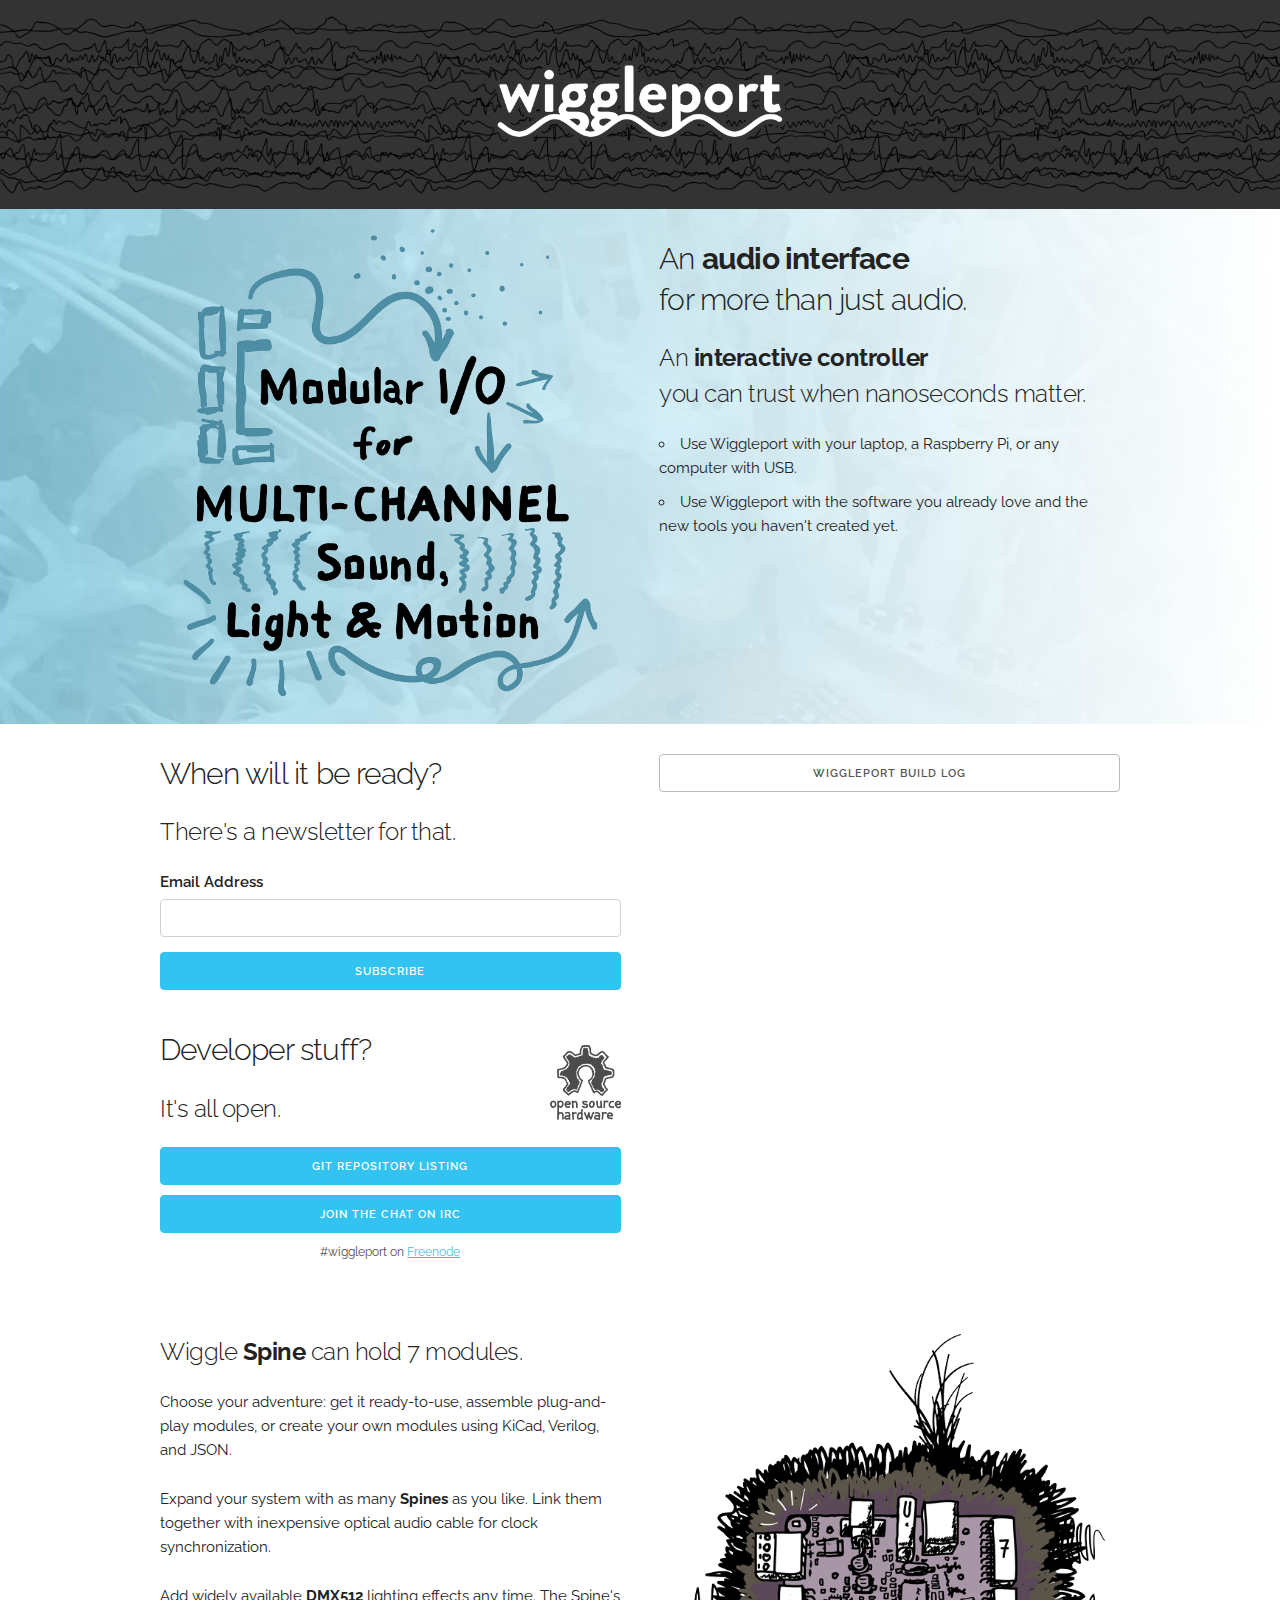
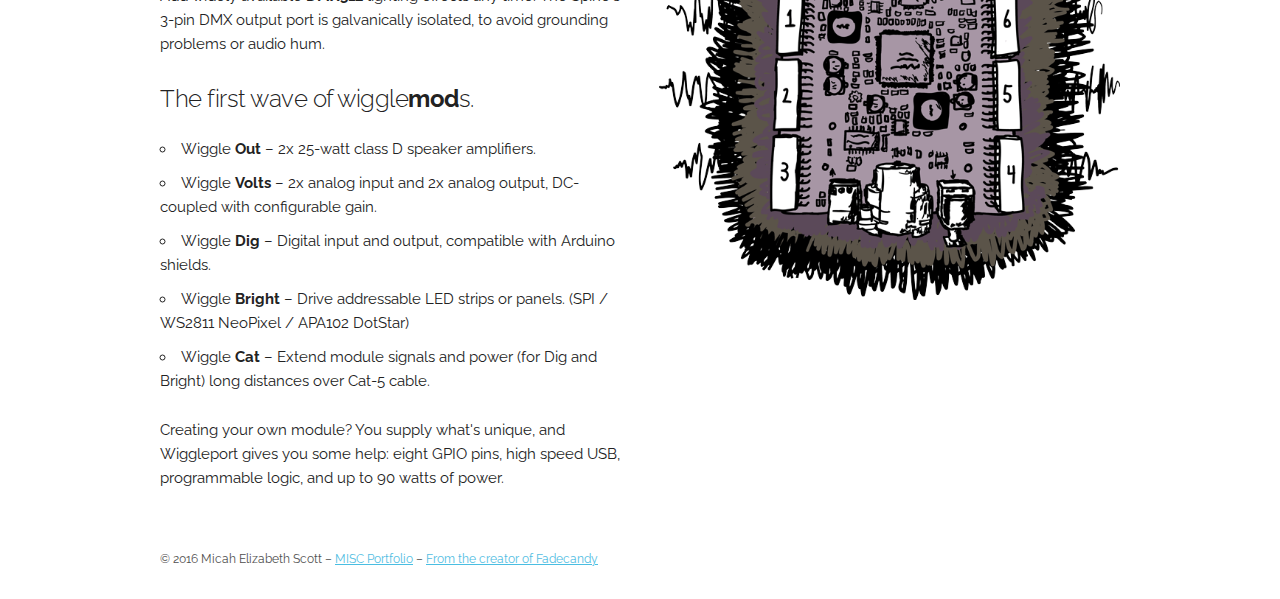
<file: index.html>
<!DOCTYPE html>
<html lang="en">
<head>
  <meta charset="utf-8">

  <title>Wiggleport</title>
  <meta name="description" content="Wiggleport – Modular I/O for multi-channel sound, light, and motion.">
  <meta name="author" content="Micah Elizabeth Scott">

  <meta name="viewport" content="width=device-width, initial-scale=1">

  <link rel="icon" type="image/png" href="images/favicon.png">
  <link rel="apple-touch-icon" href="images/apple-touch-icon.png">
  <link rel="stylesheet" type="text/css" href="http://fonts.googleapis.com/css?family=Raleway:400,300,600">

  <script type="application/ld+json">
    {
      "@context": "http://schema.org",
      "@type": "Organization",
      "url": "http://wiggleport.org",
      "logo": "http://wiggleport.org/images/wordmark.png"
    }
  </script>

  <style>
    /*! normalize.css v3.0.2 | MIT License | git.io/normalize */

    html {
      font-family: sans-serif; /* 1 */
      -ms-text-size-adjust: 100%; /* 2 */
      -webkit-text-size-adjust: 100%; /* 2 */
    }

    body {
      margin: 0;
    }

    article,
    aside,
    details,
    figcaption,
    figure,
    footer,
    header,
    hgroup,
    main,
    menu,
    nav,
    section,
    summary {
      display: block;
    }

    audio,
    canvas,
    progress,
    video {
      display: inline-block; /* 1 */
      vertical-align: baseline; /* 2 */
    }

    audio:not([controls]) {
      display: none;
      height: 0;
    }

    [hidden],
    template {
      display: none;
    }

    a {
      background-color: transparent;
    }

    a:active,
    a:hover {
      outline: 0;
    }

    abbr[title] {
      border-bottom: 1px dotted;
    }

    b,
    strong {
      font-weight: bold;
    }

    dfn {
      font-style: italic;
    }

    h1 {
      font-size: 2em;
      margin: 0.67em 0;
    }

    mark {
      background: #ff0;
      color: #000;
    }

    small {
      font-size: 80%;
    }

    sub,
    sup {
      font-size: 75%;
      line-height: 0;
      position: relative;
      vertical-align: baseline;
    }

    sup {
      top: -0.5em;
    }

    sub {
      bottom: -0.25em;
    }

    img {
      border: 0;
    }

    svg:not(:root) {
      overflow: hidden;
    }

    figure {
      margin: 1em 40px;
    }

    hr {
      -moz-box-sizing: content-box;
      box-sizing: content-box;
      height: 0;
    }

    pre {
      overflow: auto;
    }

    code,
    kbd,
    pre,
    samp {
      font-family: monospace, monospace;
      font-size: 1em;
    }

    button,
    input,
    optgroup,
    select,
    textarea {
      color: inherit; /* 1 */
      font: inherit; /* 2 */
      margin: 0; /* 3 */
    }

    button {
      overflow: visible;
    }

    button,
    select {
      text-transform: none;
    }

    button,
    html input[type="button"], /* 1 */
    input[type="reset"],
    input[type="submit"] {
      -webkit-appearance: button; /* 2 */
      cursor: pointer; /* 3 */
    }

    button[disabled],
    html input[disabled] {
      cursor: default;
    }

    button::-moz-focus-inner,
    input::-moz-focus-inner {
      border: 0;
      padding: 0;
    }

    input {
      line-height: normal;
    }

    input[type="checkbox"],
    input[type="radio"] {
      box-sizing: border-box; /* 1 */
      padding: 0; /* 2 */
    }

    input[type="number"]::-webkit-inner-spin-button,
    input[type="number"]::-webkit-outer-spin-button {
      height: auto;
    }

    input[type="search"] {
      -webkit-appearance: textfield; /* 1 */
      -moz-box-sizing: content-box;
      -webkit-box-sizing: content-box; /* 2 */
      box-sizing: content-box;
    }

    input[type="search"]::-webkit-search-cancel-button,
    input[type="search"]::-webkit-search-decoration {
      -webkit-appearance: none;
    }

    fieldset {
      border: 1px solid #c0c0c0;
      margin: 0 2px;
      padding: 0.35em 0.625em 0.75em;
    }

    legend {
      border: 0; /* 1 */
      padding: 0; /* 2 */
    }

    textarea {
      overflow: auto;
    }

    optgroup {
      font-weight: bold;
    }

    table {
      border-collapse: collapse;
      border-spacing: 0;
    }

    td,
    th {
      padding: 0;
    }

    /*
     * Skeleton V2.0.4
     * Copyright 2014, Dave Gamache
     * www.getskeleton.com
     * Free to use under the MIT license.
     * http://www.opensource.org/licenses/mit-license.php
     * 12/29/2014
     */

    .container {
      position: relative;
      width: 100%;
      max-width: 960px;
      margin: 0 auto;
      padding: 0 20px;
      box-sizing: border-box; }
    .column,
    .columns {
      width: 100%;
      float: left;
      box-sizing: border-box; }

    /* For devices larger than 400px */
    @media (min-width: 400px) {
      .container {
        width: 85%;
        padding: 0; }
    }

    /* For devices larger than 550px */
    @media (min-width: 550px) {
      .container {
        width: 80%; }
      .column,
      .columns {
        margin-left: 4%; }
      .column:first-child,
      .columns:first-child {
        margin-left: 0; }

      .one.column,
      .one.columns                    { width: 4.66666666667%; }
      .two.columns                    { width: 13.3333333333%; }
      .three.columns                  { width: 22%;            }
      .four.columns                   { width: 30.6666666667%; }
      .five.columns                   { width: 39.3333333333%; }
      .six.columns                    { width: 48%;            }
      .seven.columns                  { width: 56.6666666667%; }
      .eight.columns                  { width: 65.3333333333%; }
      .nine.columns                   { width: 74.0%;          }
      .ten.columns                    { width: 82.6666666667%; }
      .eleven.columns                 { width: 91.3333333333%; }
      .twelve.columns                 { width: 100%; margin-left: 0; }

      .one-third.column               { width: 30.6666666667%; }
      .two-thirds.column              { width: 65.3333333333%; }

      .one-half.column                { width: 48%; }

      /* Offsets */
      .offset-by-one.column,
      .offset-by-one.columns          { margin-left: 8.66666666667%; }
      .offset-by-two.column,
      .offset-by-two.columns          { margin-left: 17.3333333333%; }
      .offset-by-three.column,
      .offset-by-three.columns        { margin-left: 26%;            }
      .offset-by-four.column,
      .offset-by-four.columns         { margin-left: 34.6666666667%; }
      .offset-by-five.column,
      .offset-by-five.columns         { margin-left: 43.3333333333%; }
      .offset-by-six.column,
      .offset-by-six.columns          { margin-left: 52%;            }
      .offset-by-seven.column,
      .offset-by-seven.columns        { margin-left: 60.6666666667%; }
      .offset-by-eight.column,
      .offset-by-eight.columns        { margin-left: 69.3333333333%; }
      .offset-by-nine.column,
      .offset-by-nine.columns         { margin-left: 78.0%;          }
      .offset-by-ten.column,
      .offset-by-ten.columns          { margin-left: 86.6666666667%; }
      .offset-by-eleven.column,
      .offset-by-eleven.columns       { margin-left: 95.3333333333%; }

      .offset-by-one-third.column,
      .offset-by-one-third.columns    { margin-left: 34.6666666667%; }
      .offset-by-two-thirds.column,
      .offset-by-two-thirds.columns   { margin-left: 69.3333333333%; }

      .offset-by-one-half.column,
      .offset-by-one-half.columns     { margin-left: 52%; }

    }

    html {
      font-size: 62.5%; }
    body {
      font-size: 1.5em; /* currently ems cause chrome bug misinterpreting rems on body element */
      line-height: 1.6;
      font-weight: 400;
      font-family: "Raleway", "HelveticaNeue", "Helvetica Neue", Helvetica, Arial, sans-serif;
      color: #222; }

    h1, h2, h3, h4, h5, h6 {
      margin-top: 0;
      margin-bottom: 2rem;
      font-weight: 300; }
    h1 { font-size: 4.0rem; line-height: 1.2;  letter-spacing: -.1rem;}
    h2 { font-size: 3.6rem; line-height: 1.25; letter-spacing: -.1rem; }
    h3 { font-size: 3.0rem; line-height: 1.3;  letter-spacing: -.1rem; }
    h4 { font-size: 2.4rem; line-height: 1.35; letter-spacing: -.08rem; }
    h5 { font-size: 1.8rem; line-height: 1.5;  letter-spacing: -.05rem; }
    h6 { font-size: 1.5rem; line-height: 1.6;  letter-spacing: 0; }

    /* Larger than phablet */
    @media (min-width: 550px) {
      h1 { font-size: 5.0rem; }
      h2 { font-size: 4.2rem; }
      h3 { font-size: 3.6rem; }
      h4 { font-size: 3.0rem; }
      h5 { font-size: 2.4rem; }
      h6 { font-size: 1.5rem; }
    }

    p {
      margin-top: 0; }

    a {
      color: #1EAEDB; }
    a:hover {
      color: #0FA0CE; }

    .button,
    button,
    input[type="submit"],
    input[type="reset"],
    input[type="button"] {
      display: inline-block;
      height: 38px;
      padding: 0 30px;
      color: #555;
      text-align: center;
      font-size: 11px;
      font-weight: 600;
      line-height: 38px;
      letter-spacing: .1rem;
      text-transform: uppercase;
      text-decoration: none;
      white-space: nowrap;
      background-color: transparent;
      border-radius: 4px;
      border: 1px solid #bbb;
      cursor: pointer;
      box-sizing: border-box; }
    .button:hover,
    button:hover,
    input[type="submit"]:hover,
    input[type="reset"]:hover,
    input[type="button"]:hover,
    .button:focus,
    button:focus,
    input[type="submit"]:focus,
    input[type="reset"]:focus,
    input[type="button"]:focus {
      color: #333;
      border-color: #888;
      outline: 0; }
    .button.button-primary,
    button.button-primary,
    input[type="submit"].button-primary,
    input[type="reset"].button-primary,
    input[type="button"].button-primary {
      color: #FFF;
      background-color: #33C3F0;
      border-color: #33C3F0; }
    .button.button-primary:hover,
    button.button-primary:hover,
    input[type="submit"].button-primary:hover,
    input[type="reset"].button-primary:hover,
    input[type="button"].button-primary:hover,
    .button.button-primary:focus,
    button.button-primary:focus,
    input[type="submit"].button-primary:focus,
    input[type="reset"].button-primary:focus,
    input[type="button"].button-primary:focus {
      color: #FFF;
      background-color: #1EAEDB;
      border-color: #1EAEDB; }

    input[type="email"],
    input[type="number"],
    input[type="search"],
    input[type="text"],
    input[type="tel"],
    input[type="url"],
    input[type="password"],
    textarea,
    select {
      height: 38px;
      padding: 6px 10px;
      background-color: #fff;
      border: 1px solid #D1D1D1;
      border-radius: 4px;
      box-shadow: none;
      box-sizing: border-box; }
    input[type="email"],
    input[type="number"],
    input[type="search"],
    input[type="text"],
    input[type="tel"],
    input[type="url"],
    input[type="password"],
    textarea {
      -webkit-appearance: none;
         -moz-appearance: none;
              appearance: none; }
    textarea {
      min-height: 65px;
      padding-top: 6px;
      padding-bottom: 6px; }
    input[type="email"]:focus,
    input[type="number"]:focus,
    input[type="search"]:focus,
    input[type="text"]:focus,
    input[type="tel"]:focus,
    input[type="url"]:focus,
    input[type="password"]:focus,
    textarea:focus,
    select:focus {
      border: 1px solid #33C3F0;
      outline: 0; }
    label,
    legend {
      display: block;
      margin-bottom: .5rem;
      font-weight: 600; }
    fieldset {
      padding: 0;
      border-width: 0; }
    input[type="checkbox"],
    input[type="radio"] {
      display: inline; }
    label > .label-body {
      display: inline-block;
      margin-left: .5rem;
      font-weight: normal; }

    ul {
      list-style: circle inside; }
    ol {
      list-style: decimal inside; }
    ol, ul {
      padding-left: 0;
      margin-top: 0; }
    ul ul,
    ul ol,
    ol ol,
    ol ul {
      margin: 1.5rem 0 1.5rem 3rem;
      font-size: 90%; }
    li {
      margin-bottom: 1rem; }

    code {
      padding: .2rem .5rem;
      margin: 0 .2rem;
      font-size: 90%;
      white-space: nowrap;
      background: #F1F1F1;
      border: 1px solid #E1E1E1;
      border-radius: 4px; }
    pre > code {
      display: block;
      padding: 1rem 1.5rem;
      white-space: pre; }

    th,
    td {
      padding: 12px 15px;
      text-align: left;
      border-bottom: 1px solid #E1E1E1; }
    th:first-child,
    td:first-child {
      padding-left: 0; }
    th:last-child,
    td:last-child {
      padding-right: 0; }

    button,
    .button {
      margin-bottom: 1rem; }
    input,
    textarea,
    select,
    fieldset {
      margin-bottom: 1.5rem; }
    pre,
    blockquote,
    dl,
    figure,
    table,
    p,
    ul,
    ol,
    form {
      margin-bottom: 2.5rem; }

    .u-full-width {
      width: 100%;
      box-sizing: border-box; }
    .u-max-full-width {
      max-width: 100%;
      box-sizing: border-box; }
    .u-pull-right {
      float: right; }
    .u-pull-left {
      float: left; }

    hr {
      margin-top: 3rem;
      margin-bottom: 3.5rem;
      border-width: 0;
      border-top: 1px solid #E1E1E1; }

    .container:after,
    .row:after,
    .u-cf {
      content: "";
      display: table;
      clear: both; }

    /* Larger than mobile */
    @media (min-width: 400px) {}

    /* Larger than phablet (also point when grid becomes active) */
    @media (min-width: 550px) {}

    /* Larger than tablet */
    @media (min-width: 750px) {}

    /* Larger than desktop */
    @media (min-width: 1000px) {}

    /* Larger than Desktop HD */
    @media (min-width: 1200px) {}


    /********************************************
     *
     * Local CSS for this page
     *
     */

    .heading img {
      max-width: 100%;
      padding: 4em 0;
    }

    .heading {
      background-color: #333;
      background-image: url(images/signals.png);
      background-size: auto 100%;
      background-repeat: repeat-x;
    }

    .infoblurb-left {
      background-image: linear-gradient(to right, rgba(255,255,255,50), rgba(255,255,255,0)),
        url(images/art-electronics.jpeg);
      background-size: cover;
      background-position: center;
      background-attachment: fixed;
    }

    .infoblurb-right {
      background-image: linear-gradient(to left, rgba(255,255,255,50), rgba(255,255,255,0)),
        url(images/art-electronics.jpeg);
      background-size: cover;
      background-position: center;
      background-attachment: fixed;
    }

    .padded {
      margin: 3rem 0;
    }

    .footer {
      opacity: 0.8;
      font-size: 80%;
    }

    #modular-io {
      text-align: center;
    }

    #modular-io img {
      margin: 2rem 0 0 0;
      max-width: 90%;
    }

    @media (min-width: 550px) {
      #modular-io img {
        margin: 2rem 0;
      }
    }

    #wiggle-spine {
      padding: 3rem 0;
    }

    #oshw-logo img {
      float: right;
      height: 5em;
      opacity: 0.7;
      margin: 1em 0;
    }

    #irc-info {
      opacity: 0.8;
      font-size: 80%;
      text-align: center;
      width: 100%;
      margin: 0 0 1em 0;
    }

    @media (min-width: 550px) {
      /*
       * The widget's default configuration is short, for mobile.
       * On tablet and larger, make it larger to roughly match the other column.
       */
      #twitter-widget-0 {
        height: 50rem !important;
      }
    }

  </style>
</head>
<body>

  <script>
    (function(i,s,o,g,r,a,m){i['GoogleAnalyticsObject']=r;i[r]=i[r]||function(){
    (i[r].q=i[r].q||[]).push(arguments)},i[r].l=1*new Date();a=s.createElement(o),
    m=s.getElementsByTagName(o)[0];a.async=1;a.src=g;m.parentNode.insertBefore(a,m)
    })(window,document,'script','//www.google-analytics.com/analytics.js','ga');
    ga('create', 'UA-73452904-1', 'auto');
    ga('send', 'pageview');
  </script>

  <div class="section heading">
    <div class="container">
      <div class="row">
        <div class="offset-by-four four columns">
          <img alt="Wiggleport" src="images/wordmark-white.png" />
        </div>
      </div>
    </div>
  </div>

  <div class="section infoblurb-right">
    <div class="container">
      <div class="row">
        <div id="modular-io" class="one-half column">
          <img alt="Modular I/O for multi-channel sound, light, and motion" src="images/modular-io.png" />
        </div>
        <div class="one-half column">
          <div class="padded">

            <h4>An <b>audio interface</b><br/>
            for more than just audio.</h4>
            <h5>An <b>interactive controller</b><br/>
            you can trust when nanoseconds matter.</h5>
            <ul>
              <li>Use Wiggleport with your laptop, a Raspberry Pi, or any computer with USB.</li>
              <li>Use Wiggleport with the software you already love and the new tools you haven't created yet.</li>
            </ul>

          </div>
        </div>
      </div>
    </div>
  </div>

  <div class="section padded">
    <div class="container">
      <div class="row">
        <div class="one-half column">

          <h4>When will it be ready?</h4>
          <h5>There's a newsletter for that.</h5>

          <form action="http://misc.us10.list-manage.com/subscribe/post?u=2c7d62ad60ec2969361698961&amp;id=73083d2e59" method="post" id="mc-embedded-subscribe-form" name="mc-embedded-subscribe-form" class="validate" target="_blank" novalidate>
            <label for="mce-EMAIL">Email Address</label>
            <input type="email" value="" name="EMAIL" class="required email u-full-width" id="mce-EMAIL">
            <div id="mce-responses">
              <div class="response" id="mce-error-response" style="display:none"></div>
              <div class="response" id="mce-success-response" style="display:none"></div>
            </div>
            <div style="position: absolute; left: -5000px;" aria-hidden="true">
              <input type="text" name="b_2c7d62ad60ec2969361698961_73083d2e59" tabindex="-1" value="">
            </div>
            <input type="submit" value="Subscribe" name="subscribe" id="mc-embedded-subscribe" class="u-full-width button-primary">
          </form>
          <script type='text/javascript' src='http://s3.amazonaws.com/downloads.mailchimp.com/js/mc-validate.js'></script>
          <script type='text/javascript'>
            (function($) {
              window.fnames = new Array();window.ftypes = new Array();
              fnames[0]='EMAIL';ftypes[0]='email';fnames[1]='FNAME';ftypes[1]='text';fnames[2]='LNAME';ftypes[2]='text';
            }(jQuery));var $mcj = jQuery.noConflict(true);
          </script>

          <div id="oshw-logo">
            <a href="http://www.oshwa.org/definition/"><img alt="Open Source Hardware" src="images/oshw.png" /></a>
          </div>
          <h4>Developer stuff?</h4>
          <h5>It's all open.</h5>
          <a class="button button-primary u-full-width" href="https://github.com/wiggleport">Git repository listing</a>
          <a class="button button-primary u-full-width" href="http://webchat.freenode.net/?channels=#wiggleport">Join the chat on IRC</a>
          <div id="irc-info">#wiggleport on <a href="http://freenode.net">Freenode</a></div>

        </div>
        <div class="one-half column">

          <a class="twitter-timeline button u-full-width" data-dnt="true" href="https://twitter.com/scanlime/timelines/696872347890941952" data-widget-id="696874400767807488">Wiggleport Build Log</a>
          <script>!function(d,s,id){var js,fjs=d.getElementsByTagName(s)[0],p=/^http:/.test(d.location)?'http':'https';if(!d.getElementById(id)){js=d.createElement(s);js.id=id;js.src=p+"://platform.twitter.com/widgets.js";fjs.parentNode.insertBefore(js,fjs);}}(document,"script","twitter-wjs");</script>

        </div>
      </div>
    </div>
  </div>

  <div class="section infoblurb-left">
    <div class="container">
      <div class="row">
        <div class="one-half column">
          <div class="padded">

            <h5>Wiggle <b>Spine</b> can hold 7 modules.</h5>
            <p>Choose your adventure: get it ready-to-use, assemble plug-and-play modules, or create your own modules using KiCad, Verilog, and JSON.</p>
            <p>Expand your system with as many <b>Spines</b> as you like. Link them together with inexpensive optical audio cable for clock synchronization.</p>
            <p>Add widely available <b>DMX512</b> lighting effects any time. The Spine's 3-pin DMX output port is galvanically isolated, to avoid grounding problems or audio hum.</p>
            <h5>The first wave of wiggle<b>mod</b>s.</h5>

            <ul>
              <li>Wiggle <b>Out</b> – 2x 25-watt class D speaker amplifiers.</li>
              <li>Wiggle <b>Volts</b> – 2x analog input and 2x analog output, DC-coupled with configurable gain.</li>
              <li>Wiggle <b>Dig</b> – Digital input and output, compatible with Arduino shields.</li>
              <li>Wiggle <b>Bright</b> – Drive addressable LED strips or panels. (SPI / WS2811 NeoPixel / APA102 DotStar)</li>
              <li>Wiggle <b>Cat</b> – Extend module signals and power (for Dig and Bright) long distances over Cat-5 cable.</li>
            </ul>

            <p>Creating your own module? You supply what's unique, and Wiggleport gives you some help: eight GPIO pins, high speed USB, programmable logic, and up to 90 watts of power.</p>

          </div>
        </div>
        <div class="one-half column">
          <img id="wiggle-spine" class="u-full-width" alt="Wiggle Spine sketch" src="images/wiggle-spine.png" />
        </div>
      </div>
    </div>
  </div>

  <div class="section padded">
    <div class="container footer">
      &copy; 2016 Micah Elizabeth Scott
      – <a href="http://misc.name">MISC Portfolio</a>
      – <a href="http://fadecandy.com">From the creator of Fadecandy</a>
    </div>
  </div>

</body>
</html>
</file>
